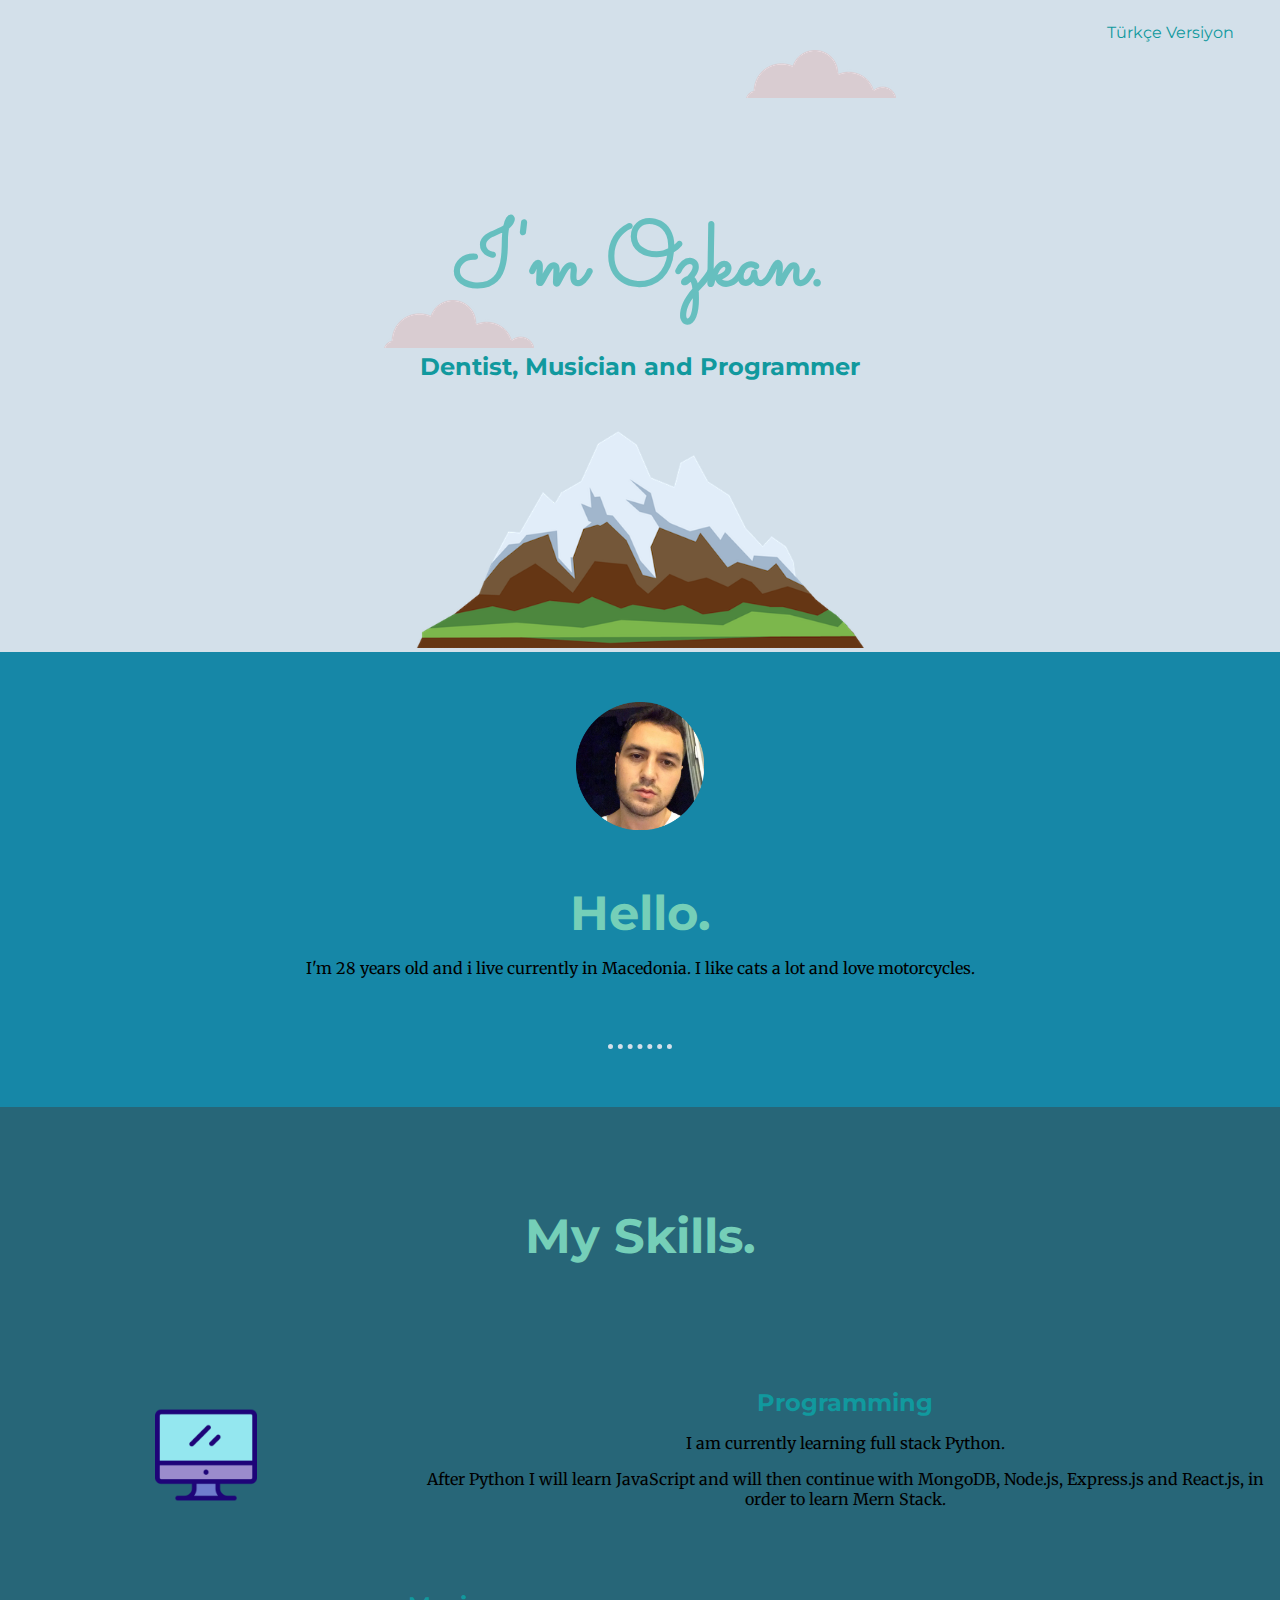
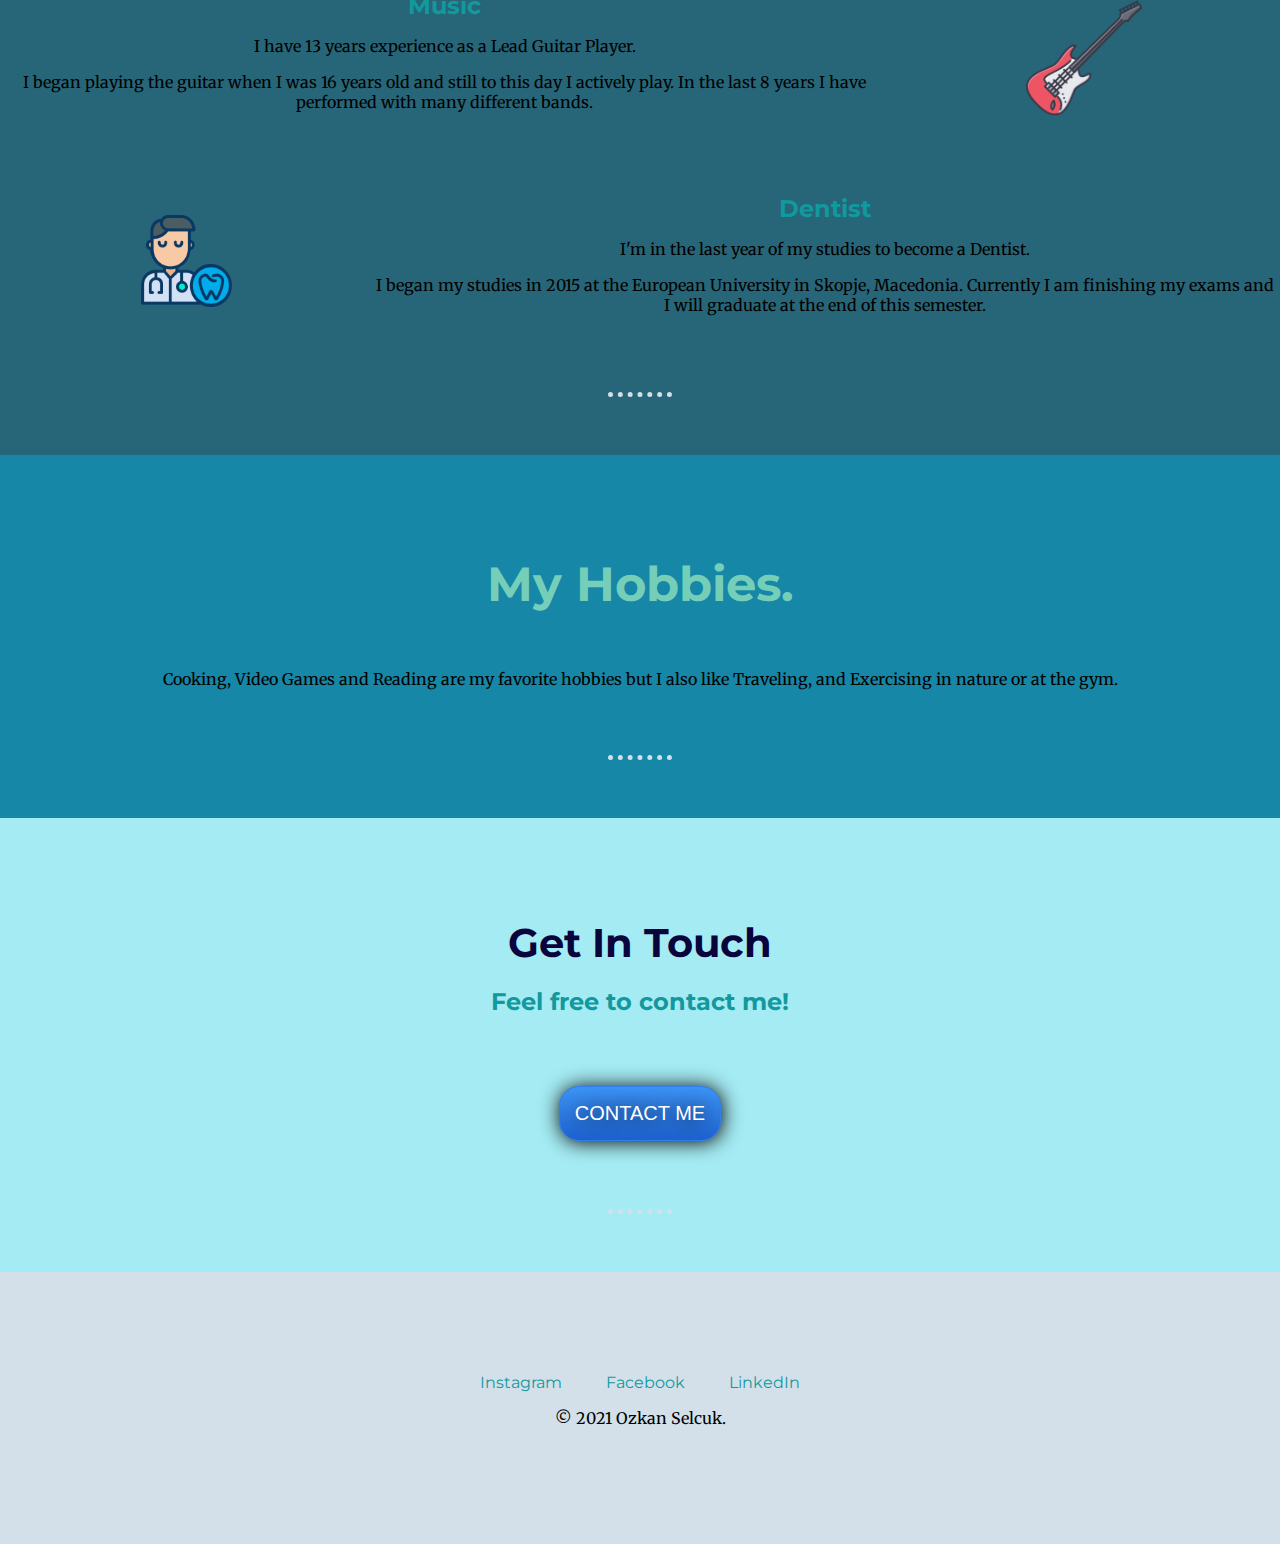
<file: index.html>
<!doctype html>
<html lang="en">
<head>
    <meta charset="UTF-8">
    <meta name="viewport"
          content="width=device-width, user-scalable=no, initial-scale=1.0, maximum-scale=1.0, minimum-scale=1.0">
    <meta http-equiv="X-UA-Compatible" content="ie=edge">
    <title>Ozkan Selcuk</title>
    <link rel="stylesheet" href="css/styles.css">
    <link rel="icon" href="favicon.ico">
    <link rel="stylesheet" href="https://fonts.googleapis.com/css?family=Merriweather|Montserrat|Sacramento">
</head>
<body>
    <div class="top-container">
        <a class="tr" href="tr.html">Türkçe Versiyon</a>
        <h1>I'm Ozkan.</h1>
        <br>
        <h3>Dentist, Musician and Programmer</h3>
        <img class="top-cloud" src="images/cloud.png" alt="cloud-image">
        <img class="bottom-cloud" src="images/cloud.png" alt="cloud-image">
        <img class="mountain" src="images/mountain.png" alt="mountain">
    </div>
    <div class="middle-container">
        <img class="me" src="images/me.png" alt="OzkanSelcuk">
        <br>
        <h2>Hello.</h2>
        <p>I'm 28 years old and i live currently in Macedonia. I like cats a lot and love motorcycles.</p>
        <h3></h3>
        <hr>
    </div>
    <div class="bottom-container">
        <h2>My Skills.</h2>
        <br><br><br><br><br><br>
        <table>
            <tr>
                <td><img class="monitor" src="images/monitor.png" alt="Monitor"></td>
                <td><h3>Programming</h3><p>I am currently learning full stack Python.</p>
                    <p>After Python I will learn JavaScript and will then continue with
            MongoDB, Node.js, Express.js and React.js, in order to learn Mern Stack.</p></td>
            </tr>
        </table>
        <br><br><br>
        <table>
            <tr>
                <td><h3>Music</h3><p>I have 13 years experience as a Lead Guitar Player.</p>
                    <p>I began playing the guitar when I was 16 years old and still to this day
                        I actively play.
                        In the last 8 years I have performed with many different bands.</p></td>
                <td><img class="guitar" src="images/guitar.png" alt="Guitar"></td>
            </tr>
        </table>
        <br><br><br>
        <table>
            <tr>
                <td><img class="dentist" src="images/dentist.png" alt="Dentist"></td>
                <td><h3>Dentist</h3><p>I'm in the last year of my studies to become a Dentist.</p>
                    <p>I began my studies in 2015 at the European University in Skopje, Macedonia.
                        Currently I am finishing my exams and I will graduate at the end of this semester.</p></td>
            </tr>
        </table>
        <hr>
    </div>
    <div class="hobbies">
        <h2>My Hobbies.</h2>
        <br><br>
        <p>Cooking, Video Games and Reading are my favorite hobbies but I
            also like Traveling, and Exercising in nature or at the gym.</p>
        <hr>
    </div>
    <div class="get-in">
        <h2 class="in">Get In Touch</h2>
        <br>
        <h3>Feel free to contact me!</h3>
        <br><br><br>
        <a href="mailto: voodoochild9293@hotmail.com" class="BUTTON_PJC">CONTACT ME</a>
        <br>
        <hr>
    </div>
    <div class="last">
        <a href="https://www.instagram.com/ozkanselcukk/">Instagram</a>
        <a href="https://www.facebook.com/ozkan.selcukk1">Facebook</a>
        <a href="https://www.linkedin.com/in/ozkan-selcuk-1ba7a120a/">LinkedIn</a>
        <p>© 2021 Ozkan Selcuk.</p>
    </div>
</body>
</html>
</file>
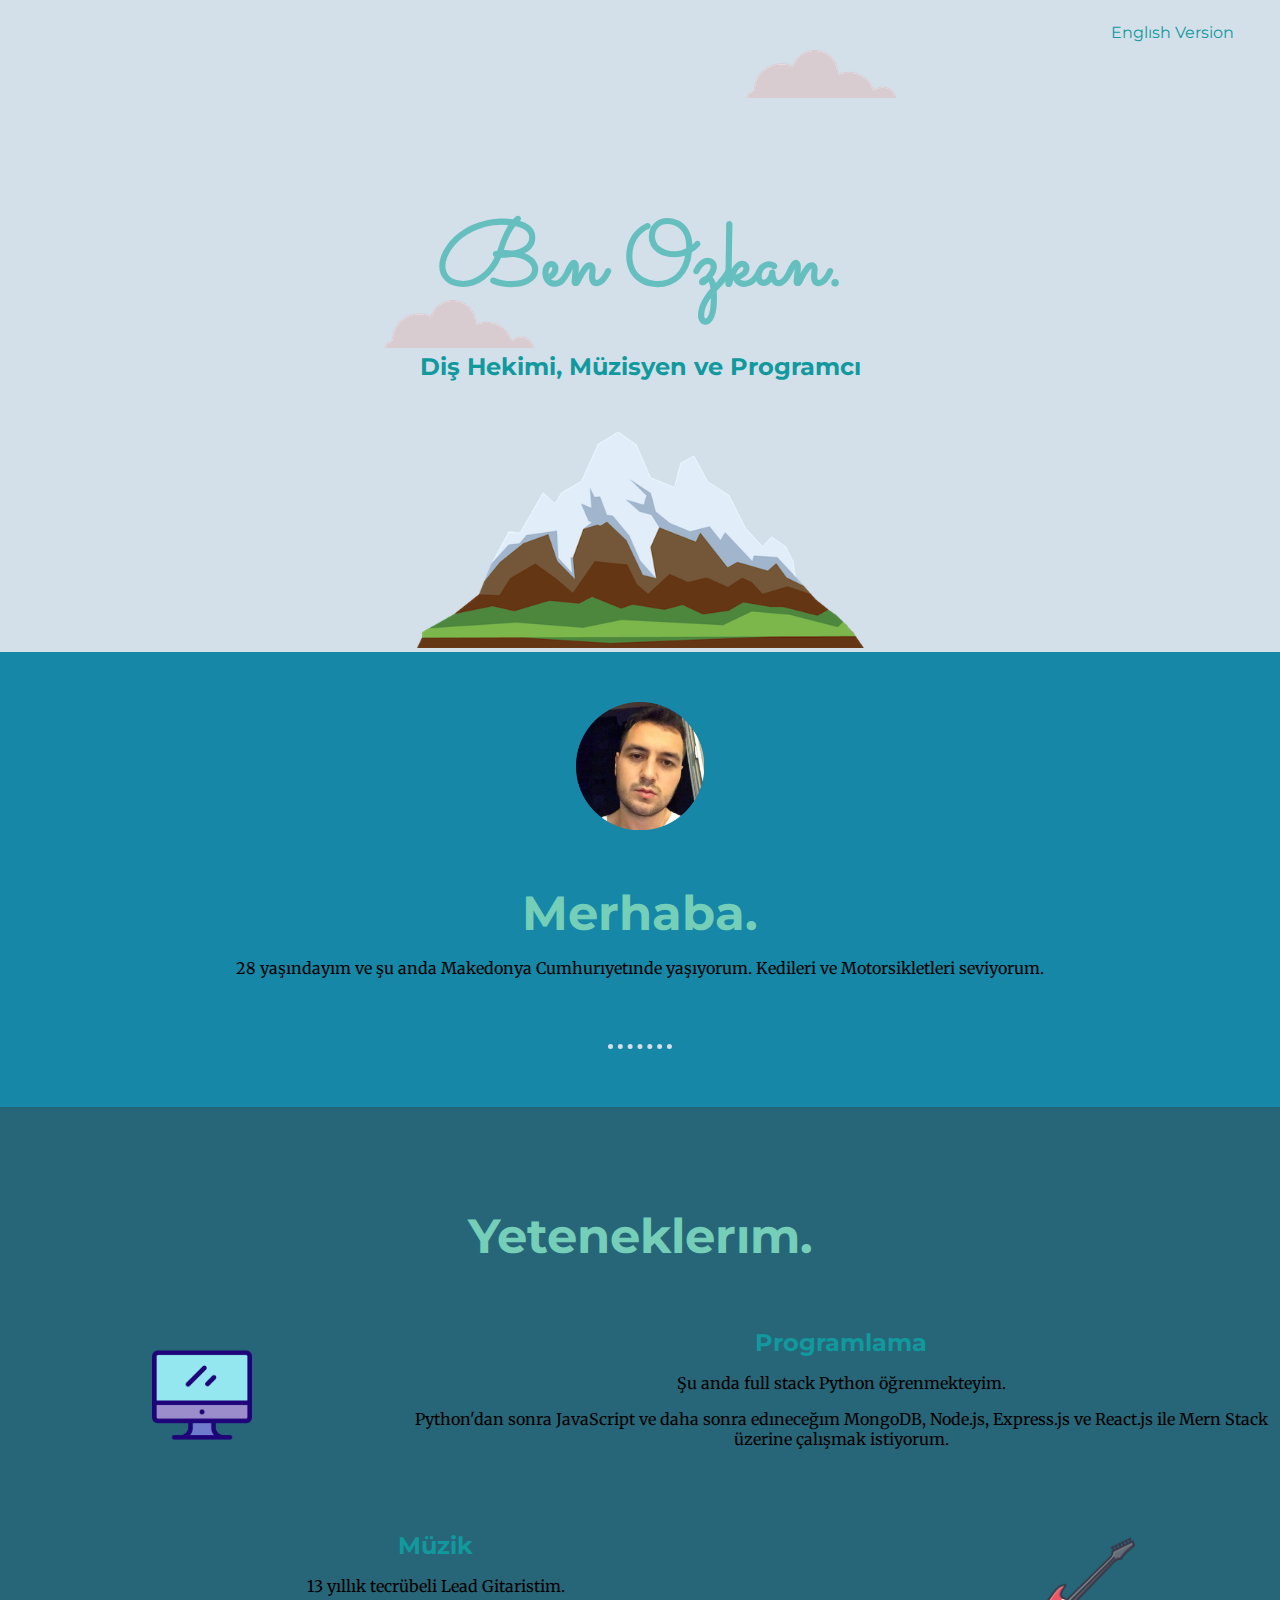
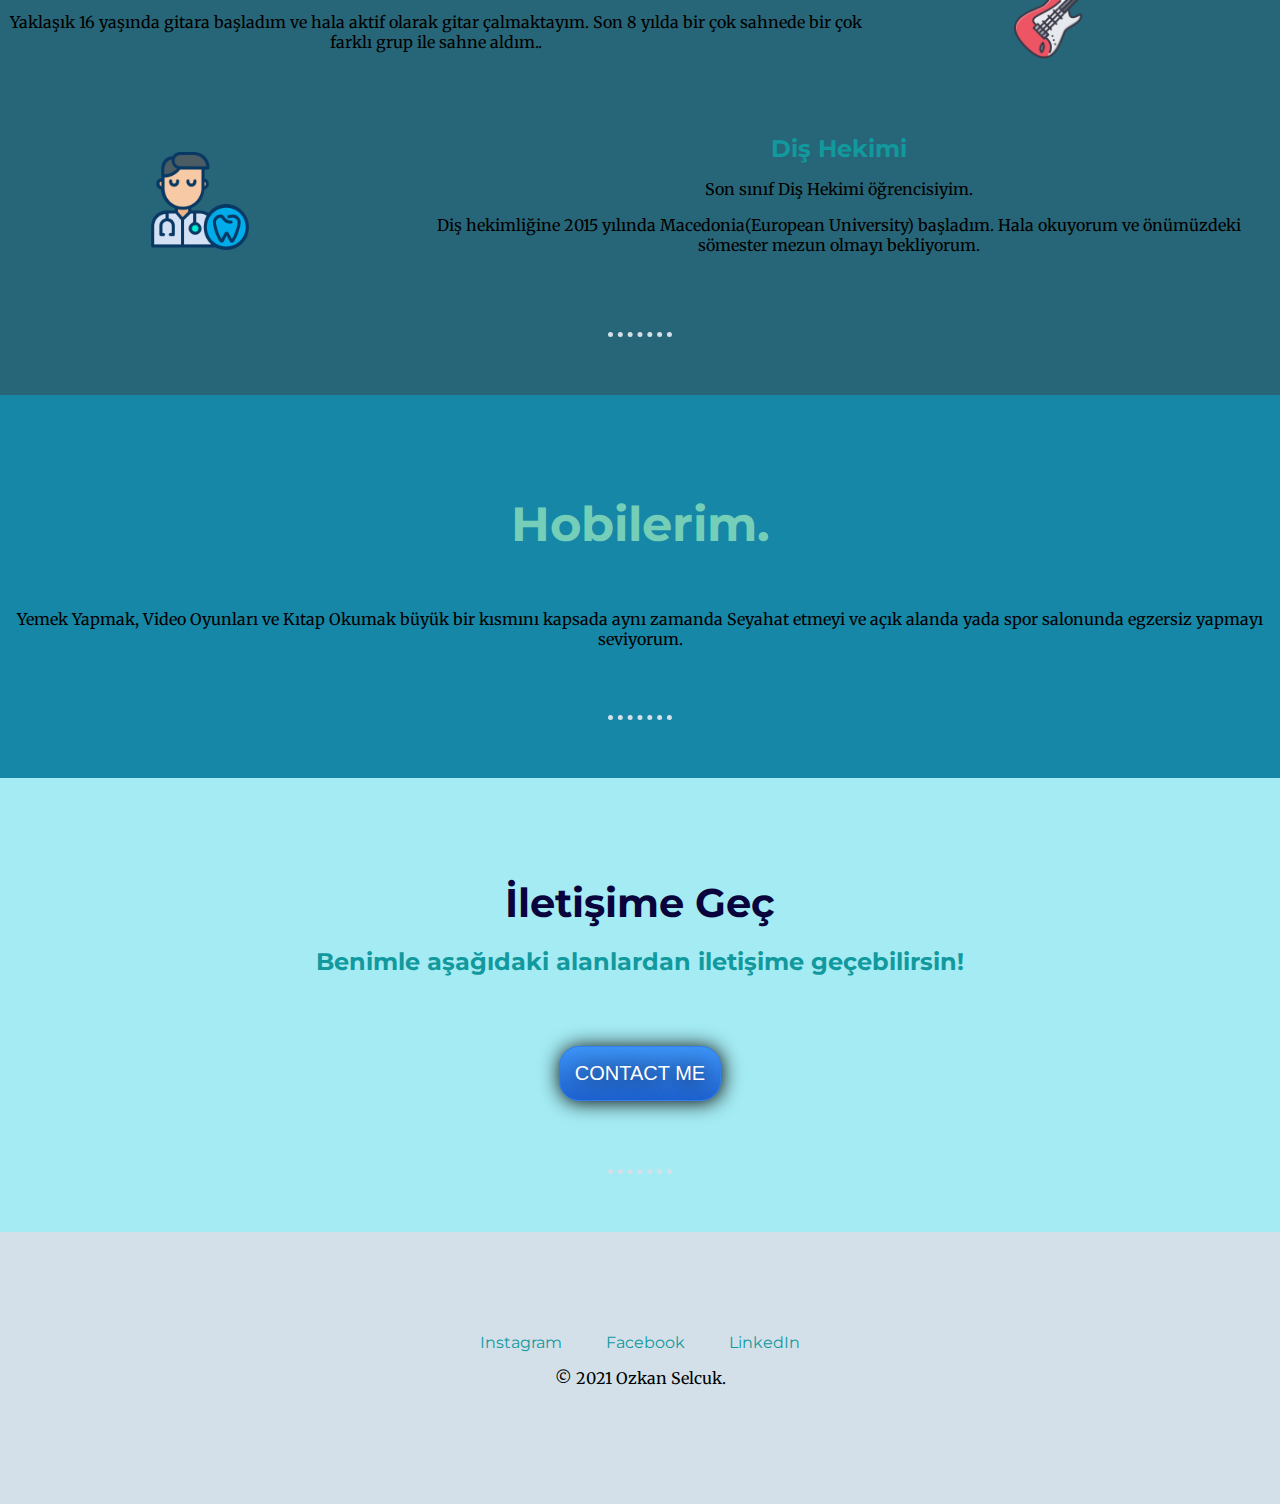
<file: tr.html>
<!doctype html>
<html lang="en">
<head>
    <meta charset="UTF-8">
    <meta name="viewport"
          content="width=device-width, user-scalable=no, initial-scale=1.0, maximum-scale=1.0, minimum-scale=1.0">
    <meta http-equiv="X-UA-Compatible" content="ie=edge">
    <title>Ozkan Selcuk</title>
    <link rel="stylesheet" href="css/styles.css">
    <link rel="icon" href="favicon.ico">
    <link rel="stylesheet" href="https://fonts.googleapis.com/css?family=Merriweather|Montserrat|Sacramento">
</head>
<body>
    <div class="top-container">
        <a class="tr" href="index.html">Englısh Version</a>
        <h1>Ben Ozkan.</h1>
        <br>
        <h3>Diş Hekimi, Müzisyen ve Programcı</h3>
        <img class="top-cloud" src="images/cloud.png" alt="cloud-image">
        <img class="bottom-cloud" src="images/cloud.png" alt="cloud-image">
        <img class="mountain" src="images/mountain.png" alt="mountain">
    </div>
    <div class="middle-container">
        <img class="me" src="images/me.png" alt="OzkanSelcuk">
        <br>
        <h2>Merhaba.</h2>
        <p>28 yaşındayım ve şu anda Makedonya Cumhurıyetınde yaşıyorum. Kedileri ve Motorsikletleri seviyorum.</p>
        <h3></h3>
        <hr>
    </div>
    <div class="bottom-container">
        <h2>Yeteneklerım.</h2>
        <br><br><br>
        <table>
            <tr>
                <td><img class="monitor" src="images/monitor.png" alt="Monitor"></td>
                <td><h3>Programlama</h3><p>Şu anda full stack Python öğrenmekteyim.</p>
                    <p>Python'dan sonra JavaScript ve daha sonra edıneceğım MongoDB, Node.js,
                        Express.js ve React.js ile Mern Stack üzerine çalışmak istiyorum.</p></td>
            </tr>
        </table>
        <br><br><br>
        <table>
            <tr>
                <td><h3>Müzik</h3><p>13 yıllık tecrübeli Lead Gitaristim.</p>
                    <p>Yaklaşık 16 yaşında gitara başladım ve hala aktif olarak gitar çalmaktayım.
                        Son 8 yılda bir çok sahnede bir çok farklı grup ile sahne aldım..</p></td>
                <td><img class="guitar" src="images/guitar.png" alt="Guitar"></td>
            </tr>
        </table>
        <br><br><br>
        <table>
            <tr>
                <td><img class="dentist" src="images/dentist.png" alt="Dentist"></td>
                <td><h3>Diş Hekimi</h3><p>Son sınıf Diş Hekimi öğrencisiyim.</p>
                    <p>Diş hekimliğine 2015 yılında Macedonia(European University) başladım.
                        Hala okuyorum ve önümüzdeki sömester mezun olmayı bekliyorum.</p></td>
            </tr>
        </table>
        <hr>
    </div>
    <div class="hobbies">
        <h2>Hobilerim.</h2>
        <br><br>
        <p>Yemek Yapmak, Video Oyunları ve Kıtap Okumak büyük bir kısmını kapsada aynı zamanda Seyahat etmeyi ve
            açık alanda yada spor salonunda egzersiz yapmayı seviyorum.
            </p>
        <hr>
    </div>
    <div class="get-in">
        <h2 class="in">İletişime Geç</h2>
        <br>
        <h3>Benimle aşağıdaki alanlardan iletişime geçebilirsin!</h3>
        <br><br><br>
        <a href="mailto: voodoochild9293@hotmail.com" class="BUTTON_PJC">CONTACT ME</a>
        <br>
        <hr>
    </div>
    <div class="last">
        <a href="https://www.instagram.com/ozkanselcukk/">Instagram</a>
        <a href="https://www.facebook.com/ozkan.selcukk1">Facebook</a>
        <a href="https://www.linkedin.com/in/ozkan-selcuk-1ba7a120a/">LinkedIn</a>
        <p>© 2021 Ozkan Selcuk.</p>
    </div>
</body>
</html>
</file>
<file: css/styles.css>
body {
    margin: 0;
    text-align: center;
    font-family: 'Merriweather', serif;
}
hr {
    position: relative;
    top: 50px;
    color: #d3e0ea;
    border: none;
    border-top: 5px dotted;
    width: 5%;
}
.tr {
    position: absolute;
    right: 2%;
    top: 2%;
}
h1 {
    color: #66BFBF;
    font-size: 5.65rem;
    margin: 50px auto 0 auto;
    font-family: 'Sacramento', cursive;
}

h2 {
    color: #75cfb8;
    font-size: 3rem;
    margin: 0;
    font-family: 'Montserrat', sans-serif;
}
h3 {
    color: #11999E;
    font-family: 'Montserrat', sans-serif;
    margin: 0;
    font-size: 1.5rem;
}

.top-container {
    background-color: #d3e0ea;
    position: relative;
    padding-top: 150px;

}
.middle-container {
    background-color: #1687a7;
    position: relative;
    padding-top: 100px;
    padding-bottom : 100px;
}
.bottom-container {
    background-color: #276678;
    position: relative;
    padding-top: 100px;
    padding-bottom : 100px;
}
.get-in {
    background-color: #a4ebf3;
    position: relative;
    padding-top: 100px;
    padding-bottom : 100px;
}
.hobbies {
    background-color: #1687a7;
    position: relative;
    padding-top: 100px;
    padding-bottom : 100px;
}
.top-cloud {
    position: absolute;
    right: 30%;
    top: 50px;
}

.bottom-cloud {
    position: absolute;
    left: 30%;
    top: 300px;
}
.me {
    position: relative;
    bottom: 50px;
    width: 10%;
    height: auto;
}
.monitor {
    width: 25%;
    height: auto;

}
table {
    margin-left: auto;
    margin-right: auto;
}
.in {
    color: #0a043c;
    font-size: 2.5rem;
    margin: 0;
    font-family: 'Montserrat', sans-serif;
}
a {
    color: #11999E;
    margin: 10px 20px;
    font-family: 'Montserrat', sans-serif;
    text-decoration: none;
}
a:hover {
    color: #FFFFFF
}
.guitar {
    width: 30%;
    height: auto;
}
.dentist {
    width: 25%;
    height: auto;
}
.BUTTON_PJC {
   background: #3D94F6;
   background-image: -webkit-linear-gradient(top, #3D94F6, #1E62D0);
   background-image: -moz-linear-gradient(top, #3D94F6, #1E62D0);
   background-image: -ms-linear-gradient(top, #3D94F6, #1E62D0);
   background-image: -o-linear-gradient(top, #3D94F6, #1E62D0);
   background-image: -webkit-gradient(to bottom, #3D94F6, #1E62D0);
   -webkit-border-radius: 20px;
   -moz-border-radius: 20px;
   border-radius: 20px;
   color: #FFFFFF;
   font-family: Arial;
   font-size: 20px;
   font-weight: 100;
   padding: 15px;
   -webkit-box-shadow: 1px 1px 20px 0 #000000;
   -moz-box-shadow: 1px 1px 20px 0 #000000;
   box-shadow: 1px 1px 20px 0 #000000;
   text-shadow: 1px 1px 20px #000000;
   border: solid #337FED 1px;
   text-decoration: none;
   display: inline-block;
   cursor: pointer;
   text-align: center;
}

.BUTTON_PJC:hover {
   border: solid #337FED 1px;
   background: #1E62D0;
   background-image: -webkit-linear-gradient(top, #1E62D0, #3D94F6);
   background-image: -moz-linear-gradient(top, #1E62D0, #3D94F6);
   background-image: -ms-linear-gradient(top, #1E62D0, #3D94F6);
   background-image: -o-linear-gradient(top, #1E62D0, #3D94F6);
   background-image: -webkit-gradient(to bottom, #1E62D0, #3D94F6);
   -webkit-border-radius: 20px;
   -moz-border-radius: 20px;
   border-radius: 20px;
   text-decoration: none;
}
.last {
    background-color: #d3e0ea;
    position: relative;
    padding-top: 100px;
    padding-bottom : 100px;
}
.mountain {
    width: 35%;
    margin: auto;
}
</file>
